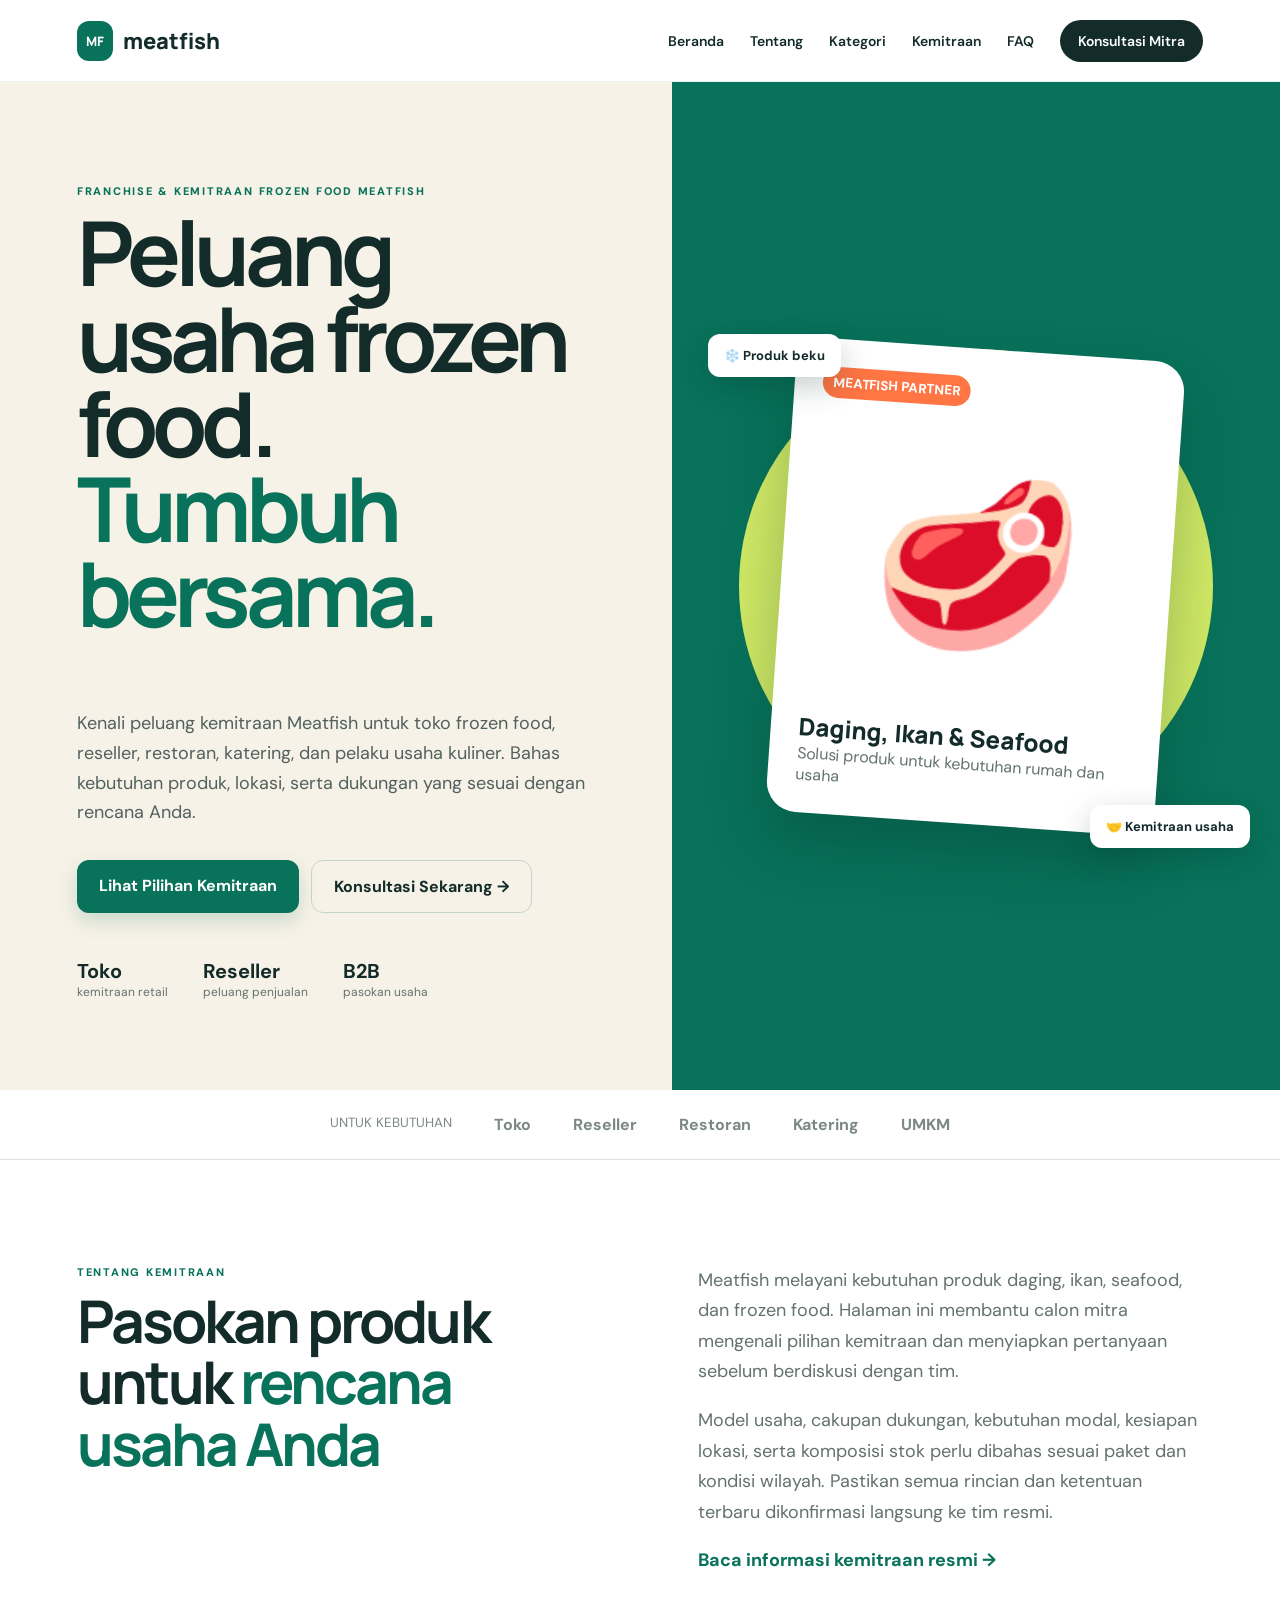
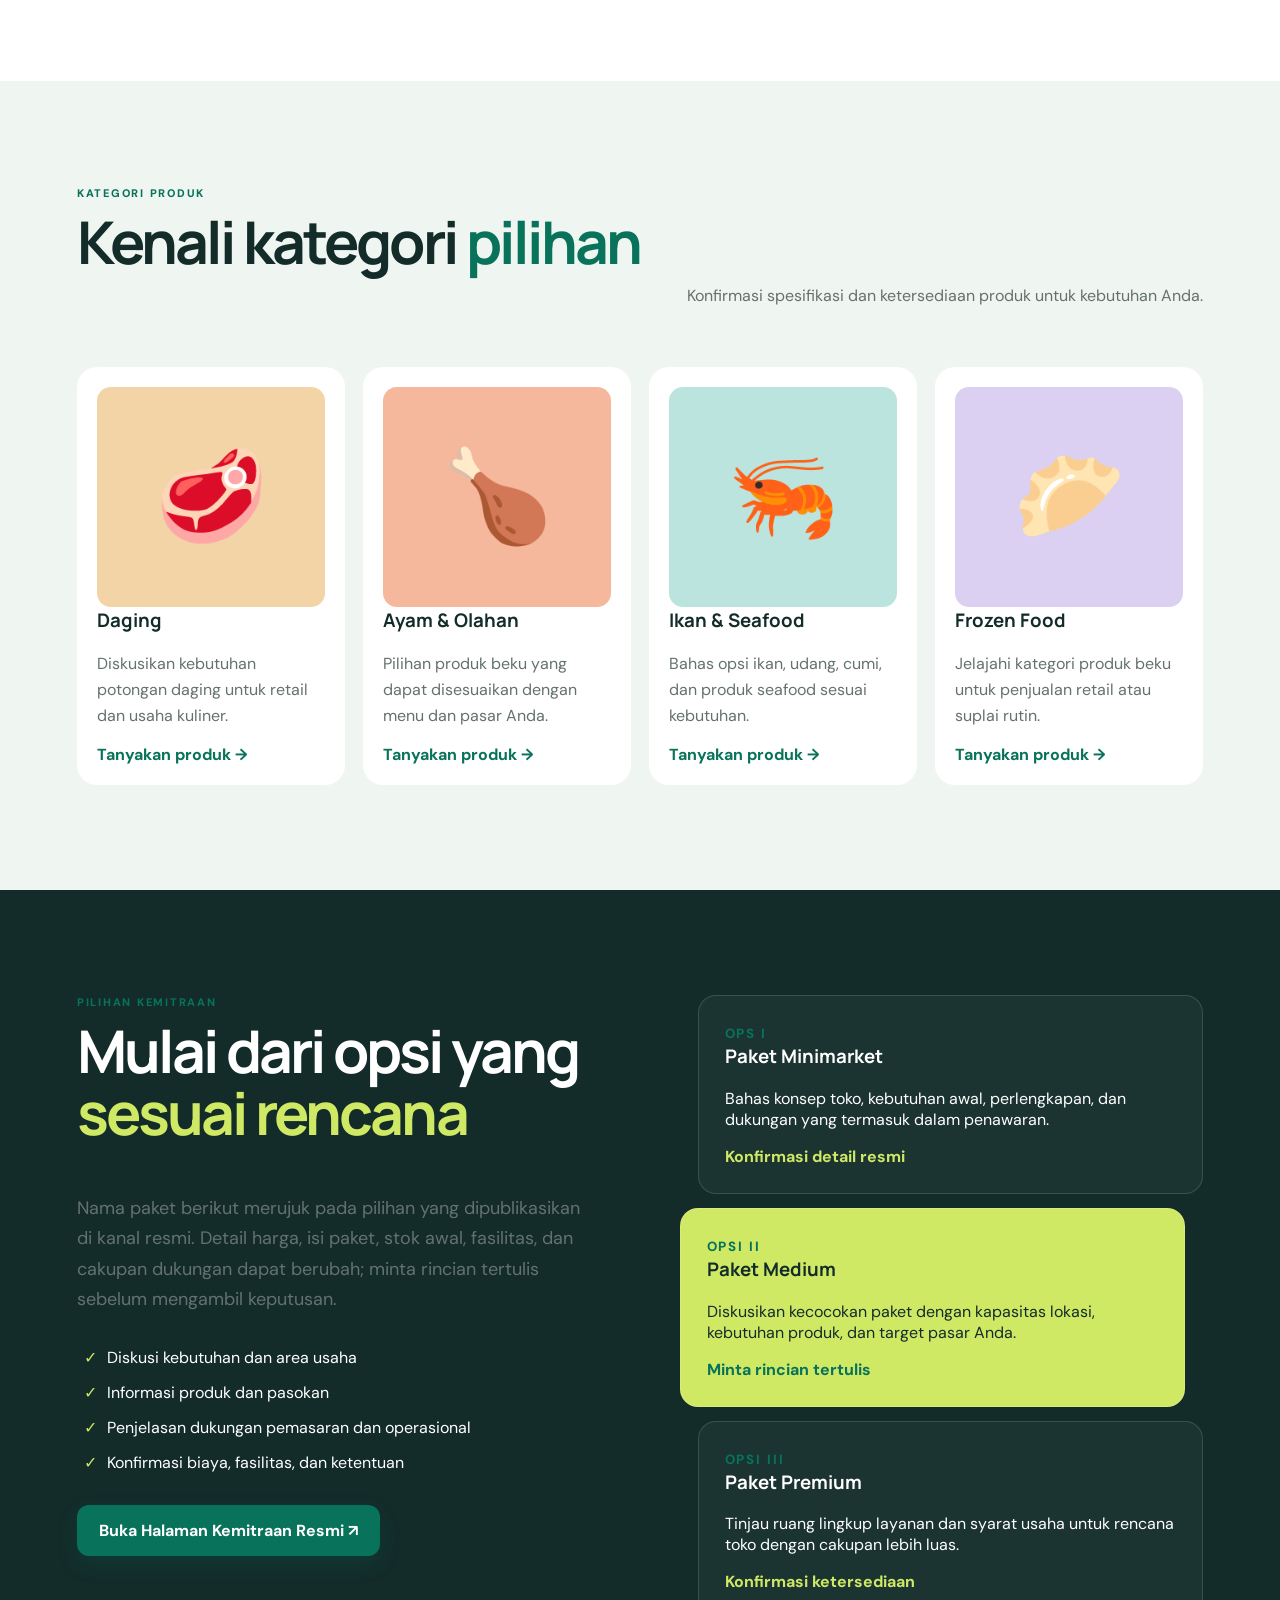
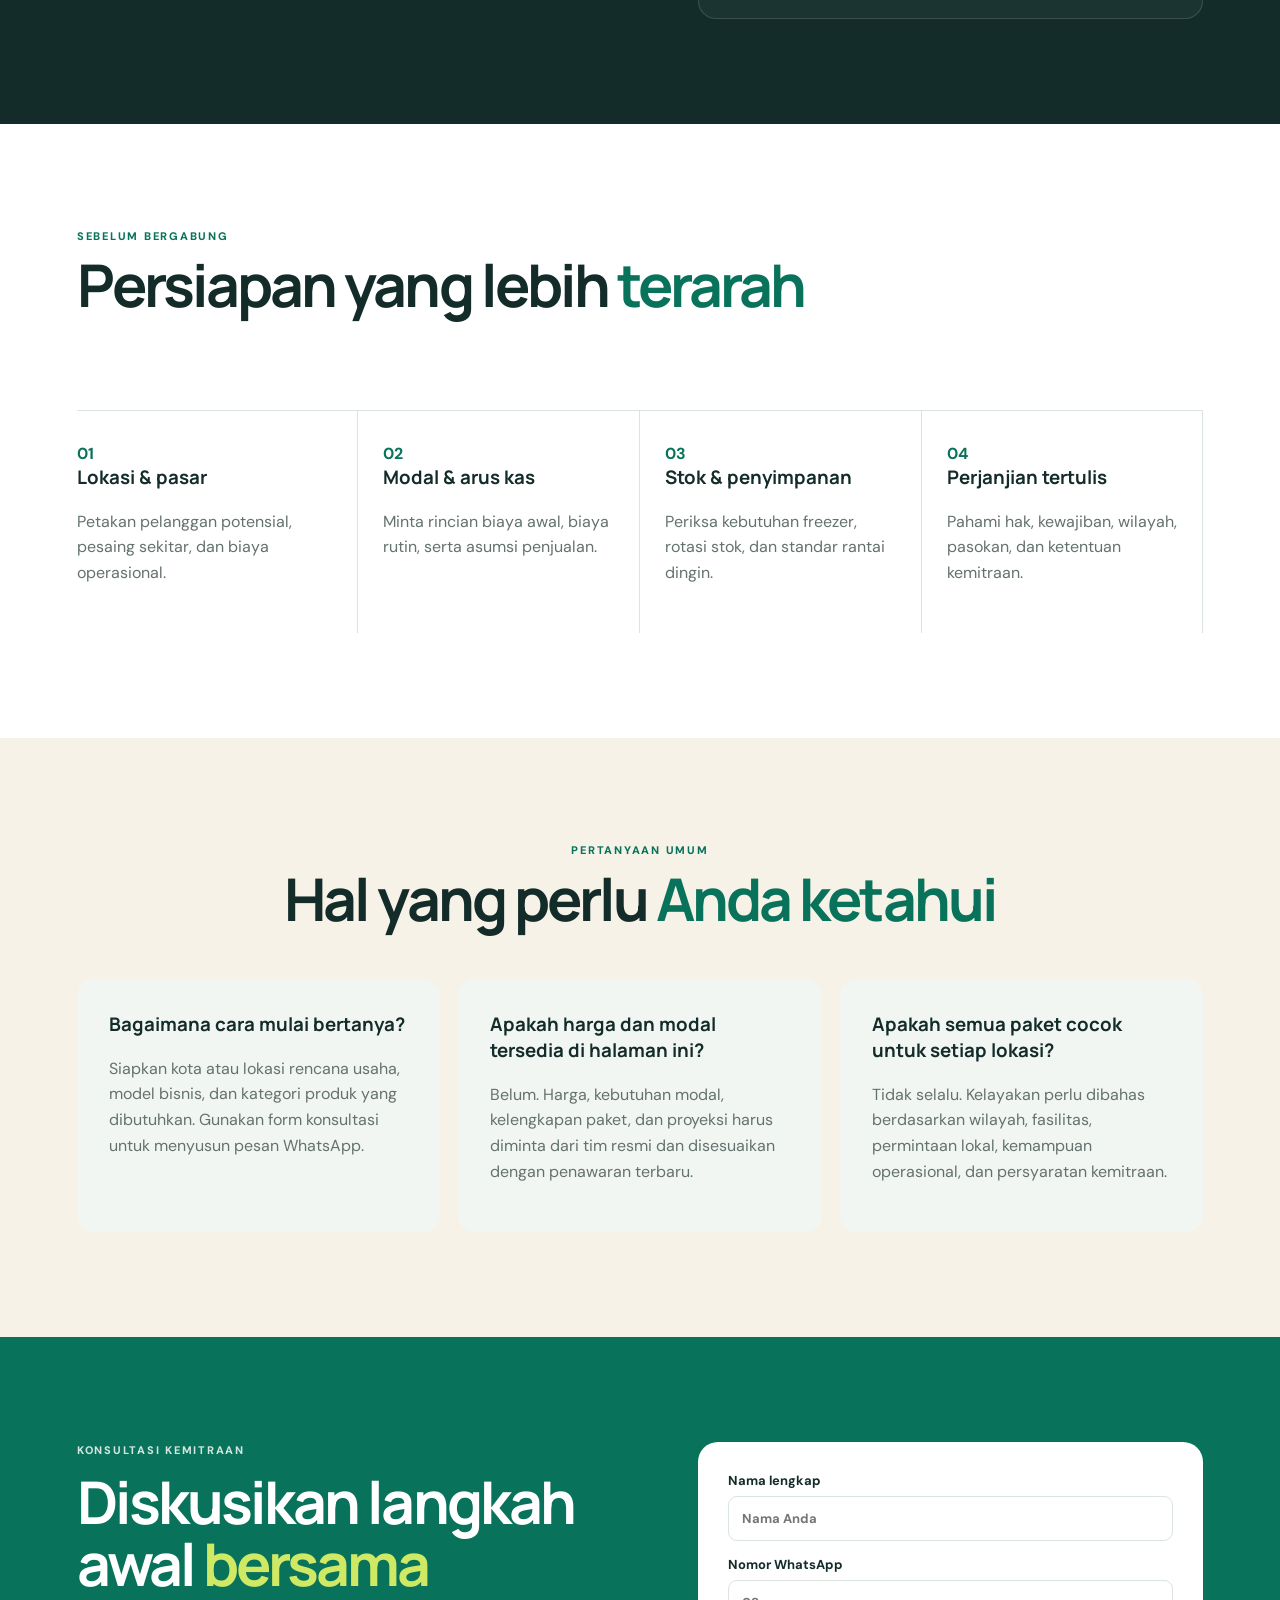
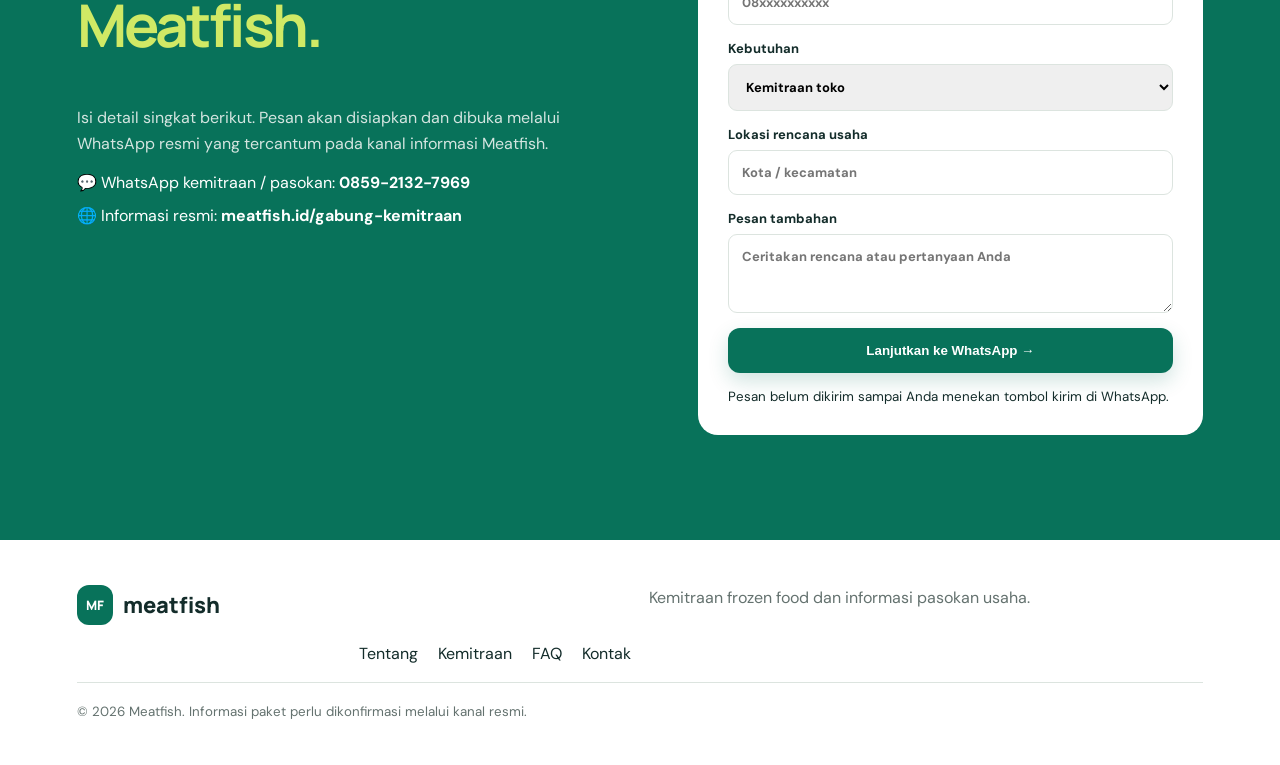
<file: index.html>
<!doctype html>
<html lang="id">
<head>
  <meta charset="utf-8">
  <meta name="viewport" content="width=device-width, initial-scale=1">
  <title>Franchise Frozen Food Meatfish | Program Kemitraan</title>
  <meta name="description" content="Cari informasi franchise dan kemitraan frozen food Meatfish untuk toko, reseller, restoran, dan katering. Kenali pilihan paket dan konsultasikan rencana usaha Anda.">
  <meta name="robots" content="index,follow,max-image-preview:large">
  <meta name="google-site-verification" content="OYcOUJXJgtCDPfcTw569n4v1jUBzHe4h8R50bEybdUQ" />
  <meta name="theme-color" content="#08725a">
  <link rel="canonical" href="https://meatfish.biz.id/">
  <link rel="icon" href="/favicon.svg" type="image/svg+xml">
  <meta property="og:type" content="website">
  <meta property="og:locale" content="id_ID">
  <meta property="og:site_name" content="Meatfish">
  <meta property="og:title" content="Franchise Frozen Food Meatfish | Program Kemitraan">
  <meta property="og:description" content="Informasi kemitraan Meatfish untuk toko, reseller, dan kebutuhan pasokan usaha kuliner.">
  <meta property="og:url" content="https://meatfish.biz.id/">
  <meta name="twitter:card" content="summary">
  <meta name="twitter:title" content="Kemitraan Meatfish">
  <meta name="twitter:description" content="Jelajahi pilihan kemitraan frozen food dan konsultasikan kebutuhan usaha Anda.">
  <link rel="preconnect" href="https://fonts.googleapis.com">
  <link rel="preconnect" href="https://fonts.gstatic.com" crossorigin>
  <link href="https://fonts.googleapis.com/css2?family=DM+Sans:wght@400;600;700&family=Manrope:wght@700;800&display=swap" rel="stylesheet">
  <link rel="stylesheet" href="/assets/style.css">
  <script type="application/ld+json">
  {
    "@context": "https://schema.org",
    "@graph": [
      {
        "@type": "Organization",
        "@id": "https://meatfish.biz.id/#organization",
        "name": "Meatfish",
        "url": "https://meatfish.biz.id/",
        "sameAs": [
          "https://meatfish.co.id/",
          "https://meatfish.id/"
        ],
        "contactPoint": {
          "@type": "ContactPoint",
          "contactType": "kemitraan dan pasokan usaha",
          "telephone": "+6285921327969",
          "areaServed": "ID",
          "availableLanguage": "Indonesian"
        }
      },
      {
        "@type": "WebSite",
        "@id": "https://meatfish.biz.id/#website",
        "url": "https://meatfish.biz.id/",
        "name": "Meatfish — Kemitraan Frozen Food",
        "inLanguage": "id-ID",
        "publisher": { "@id": "https://meatfish.biz.id/#organization" }
      }
    ]
  }
  </script>
</head>
<body>
<header>
  <a class="logo" href="#home" aria-label="Meatfish — Beranda"><i>MF</i> meatfish</a>
  <button type="button" aria-label="Buka menu" aria-expanded="false">☰</button>
  <nav aria-label="Navigasi utama">
    <a href="#home">Beranda</a><a href="#about">Tentang</a><a href="#products">Kategori</a><a href="#partner">Kemitraan</a><a href="#faq">FAQ</a><a class="pill" href="#contact">Konsultasi Mitra</a>
  </nav>
</header>
<main>
  <section class="hero" id="home">
    <div>
      <p class="eyebrow">FRANCHISE & KEMITRAAN FROZEN FOOD MEATFISH</p>
      <h1>Peluang usaha frozen food.<br><em>Tumbuh bersama.</em></h1>
      <p class="lead">Kenali peluang kemitraan Meatfish untuk toko frozen food, reseller, restoran, katering, dan pelaku usaha kuliner. Bahas kebutuhan produk, lokasi, serta dukungan yang sesuai dengan rencana Anda.</p>
      <div class="actions"><a class="cta" href="#partner">Lihat Pilihan Kemitraan</a><a class="outline" href="#contact">Konsultasi Sekarang →</a></div>
      <div class="stats"><span><b>Toko</b>kemitraan retail</span><span><b>Reseller</b>peluang penjualan</span><span><b>B2B</b>pasokan usaha</span></div>
    </div>
    <div class="visual" aria-label="Ilustrasi kategori frozen food">
      <div class="orb"></div>
      <article class="pack"><small>MEATFISH PARTNER</small><strong aria-hidden="true">🥩</strong><b>Daging, Ikan & Seafood</b><span>Solusi produk untuk kebutuhan rumah dan usaha</span></article>
      <aside class="float one">❄️ Produk beku</aside><aside class="float two">🤝 Kemitraan usaha</aside>
    </div>
  </section>
  <div class="trust" aria-label="Segmen usaha"><small>UNTUK KEBUTUHAN</small><b>Toko</b><b>Reseller</b><b>Restoran</b><b>Katering</b><b>UMKM</b></div>
  <section class="split section" id="about">
    <div><p class="eyebrow">TENTANG KEMITRAAN</p><h2>Pasokan produk untuk <em>rencana usaha Anda</em></h2></div>
    <div class="copy"><p>Meatfish melayani kebutuhan produk daging, ikan, seafood, dan frozen food. Halaman ini membantu calon mitra mengenali pilihan kemitraan dan menyiapkan pertanyaan sebelum berdiskusi dengan tim.</p><p>Model usaha, cakupan dukungan, kebutuhan modal, kesiapan lokasi, serta komposisi stok perlu dibahas sesuai paket dan kondisi wilayah. Pastikan semua rincian dan ketentuan terbaru dikonfirmasi langsung ke tim resmi.</p><a class="link" href="https://meatfish.id/gabung-kemitraan/" target="_blank" rel="noopener noreferrer">Baca informasi kemitraan resmi →</a></div>
  </section>
  <section class="section pale" id="products">
    <div class="heading"><div><p class="eyebrow">KATEGORI PRODUK</p><h2>Kenali kategori <em>pilihan</em></h2></div><p>Konfirmasi spesifikasi dan ketersediaan produk untuk kebutuhan Anda.</p></div>
    <div class="products">
      <article><div class="art a" aria-hidden="true">🥩</div><h3>Daging</h3><p>Diskusikan kebutuhan potongan daging untuk retail dan usaha kuliner.</p><a href="#contact">Tanyakan produk →</a></article>
      <article><div class="art b" aria-hidden="true">🍗</div><h3>Ayam & Olahan</h3><p>Pilihan produk beku yang dapat disesuaikan dengan menu dan pasar Anda.</p><a href="#contact">Tanyakan produk →</a></article>
      <article><div class="art c" aria-hidden="true">🦐</div><h3>Ikan & Seafood</h3><p>Bahas opsi ikan, udang, cumi, dan produk seafood sesuai kebutuhan.</p><a href="#contact">Tanyakan produk →</a></article>
      <article><div class="art d" aria-hidden="true">🥟</div><h3>Frozen Food</h3><p>Jelajahi kategori produk beku untuk penjualan retail atau suplai rutin.</p><a href="#contact">Tanyakan produk →</a></article>
    </div>
  </section>
  <section class="section dark split" id="partner">
    <div><p class="eyebrow">PILIHAN KEMITRAAN</p><h2>Mulai dari opsi yang <em>sesuai rencana</em></h2><p class="muted">Nama paket berikut merujuk pada pilihan yang dipublikasikan di kanal resmi. Detail harga, isi paket, stok awal, fasilitas, dan cakupan dukungan dapat berubah; minta rincian tertulis sebelum mengambil keputusan.</p><ul><li>Diskusi kebutuhan dan area usaha</li><li>Informasi produk dan pasokan</li><li>Penjelasan dukungan pemasaran dan operasional</li><li>Konfirmasi biaya, fasilitas, dan ketentuan</li></ul><a class="cta" href="https://meatfish.id/gabung-kemitraan/" target="_blank" rel="noopener noreferrer">Buka Halaman Kemitraan Resmi ↗</a></div>
    <div class="plans">
      <article><small>OPS I</small><h3>Paket Minimarket</h3><p>Bahas konsep toko, kebutuhan awal, perlengkapan, dan dukungan yang termasuk dalam penawaran.</p><b>Konfirmasi detail resmi</b></article>
      <article class="featured"><small>OPSI II</small><h3>Paket Medium</h3><p>Diskusikan kecocokan paket dengan kapasitas lokasi, kebutuhan produk, dan target pasar Anda.</p><b>Minta rincian tertulis</b></article>
      <article><small>OPSI III</small><h3>Paket Premium</h3><p>Tinjau ruang lingkup layanan dan syarat usaha untuk rencana toko dengan cakupan lebih luas.</p><b>Konfirmasi ketersediaan</b></article>
    </div>
  </section>
  <section class="section">
    <div class="heading"><div><p class="eyebrow">SEBELUM BERGABUNG</p><h2>Persiapan yang lebih <em>terarah</em></h2></div></div>
    <div class="benefits">
      <article><b>01</b><h3>Lokasi & pasar</h3><p>Petakan pelanggan potensial, pesaing sekitar, dan biaya operasional.</p></article>
      <article><b>02</b><h3>Modal & arus kas</h3><p>Minta rincian biaya awal, biaya rutin, serta asumsi penjualan.</p></article>
      <article><b>03</b><h3>Stok & penyimpanan</h3><p>Periksa kebutuhan freezer, rotasi stok, dan standar rantai dingin.</p></article>
      <article><b>04</b><h3>Perjanjian tertulis</h3><p>Pahami hak, kewajiban, wilayah, pasokan, dan ketentuan kemitraan.</p></article>
    </div>
  </section>
  <section class="section cream" id="faq">
    <div class="center"><p class="eyebrow">PERTANYAAN UMUM</p><h2>Hal yang perlu <em>Anda ketahui</em></h2></div>
    <div class="articles">
      <article><h3>Bagaimana cara mulai bertanya?</h3><p>Siapkan kota atau lokasi rencana usaha, model bisnis, dan kategori produk yang dibutuhkan. Gunakan form konsultasi untuk menyusun pesan WhatsApp.</p></article>
      <article><h3>Apakah harga dan modal tersedia di halaman ini?</h3><p>Belum. Harga, kebutuhan modal, kelengkapan paket, dan proyeksi harus diminta dari tim resmi dan disesuaikan dengan penawaran terbaru.</p></article>
      <article><h3>Apakah semua paket cocok untuk setiap lokasi?</h3><p>Tidak selalu. Kelayakan perlu dibahas berdasarkan wilayah, fasilitas, permintaan lokal, kemampuan operasional, dan persyaratan kemitraan.</p></article>
    </div>
  </section>
  <section class="section contact split" id="contact">
    <div><p class="eyebrow">KONSULTASI KEMITRAAN</p><h2>Diskusikan langkah awal <em>bersama Meatfish.</em></h2><p>Isi detail singkat berikut. Pesan akan disiapkan dan dibuka melalui WhatsApp resmi yang tercantum pada kanal informasi Meatfish.</p><div class="points"><span>💬 WhatsApp kemitraan / pasokan: <b>0859-2132-7969</b></span><span>🌐 Informasi resmi: <b>meatfish.id/gabung-kemitraan</b></span></div></div>
    <form id="partnerForm">
      <label>Nama lengkap<input name="name" autocomplete="name" required placeholder="Nama Anda"></label>
      <label>Nomor WhatsApp<input name="phone" autocomplete="tel" required inputmode="tel" placeholder="08xxxxxxxxxx"></label>
      <label>Kebutuhan<select name="need" required><option value="Kemitraan toko">Kemitraan toko</option><option value="Reseller">Reseller</option><option value="Pasokan restoran atau katering">Pasokan restoran atau katering</option><option value="Informasi produk">Informasi produk</option></select></label>
      <label>Lokasi rencana usaha<input name="location" autocomplete="address-level2" required placeholder="Kota / kecamatan"></label>
      <label>Pesan tambahan<textarea name="message" rows="3" placeholder="Ceritakan rencana atau pertanyaan Anda"></textarea></label>
      <button class="cta" type="submit">Lanjutkan ke WhatsApp →</button>
      <small id="formStatus" aria-live="polite">Pesan belum dikirim sampai Anda menekan tombol kirim di WhatsApp.</small>
    </form>
  </section>
</main>
<footer><a class="logo" href="#home"><i>MF</i> meatfish</a><p>Kemitraan frozen food dan informasi pasokan usaha.</p><div><a href="#about">Tentang</a><a href="#partner">Kemitraan</a><a href="#faq">FAQ</a><a href="#contact">Kontak</a></div><small>© <span id="year"></span> Meatfish. Informasi paket perlu dikonfirmasi melalui kanal resmi.</small></footer>
<script src="/assets/main.js" defer></script>
</body>
</html>
</file>
<file: assets/style.css>
:root{--ink:#132c2a;--green:#08725a;--lime:#d0e965;--cream:#f7f2e7;--muted:#64726f;--line:#dce4df}*{box-sizing:border-box}html{scroll-behavior:smooth}body{margin:0;color:var(--ink);font-family:'DM Sans',sans-serif}h1,h2,h3,.logo{font-family:Manrope,sans-serif}h1,h2,h3,p{margin-top:0}a{text-decoration:none;color:inherit}em{font-style:normal;color:var(--green)}header{height:82px;padding:0 6vw;display:flex;align-items:center;justify-content:space-between;position:sticky;top:0;z-index:5;background:#fffffff2;backdrop-filter:blur(12px);border-bottom:1px solid #edf0ed}.logo{font-size:22px;font-weight:800;display:flex;align-items:center;gap:10px}.logo i{font-style:normal;font-size:13px;color:#fff;background:var(--green);padding:11px 9px;border-radius:12px}nav{display:flex;gap:26px;align-items:center;font-size:14px;font-weight:600}.pill{background:var(--ink);color:#fff;padding:12px 18px;border-radius:30px}header button{display:none;border:0;background:none;font-size:24px}.hero{min-height:calc(100vh - 82px);display:grid;grid-template-columns:1.05fr .95fr;background:var(--cream)}.hero>div:first-child{padding:8vw 4vw 7vw 6vw;align-self:center}.eyebrow{font-size:11px;font-weight:800;letter-spacing:.16em;color:var(--green)}h1{font-size:clamp(52px,7vw,98px);line-height:.95;letter-spacing:-.065em}.lead{max-width:590px;color:#52615e;font-size:18px;line-height:1.65}.actions{display:flex;gap:12px;margin:32px 0 45px}.cta,.outline{display:inline-block;padding:15px 22px;border-radius:12px;font-weight:700;border:0;cursor:pointer}.cta{background:var(--green);color:#fff;box-shadow:0 8px 20px #08725a30}.outline{border:1px solid #c8d2cc}.stats{display:flex;gap:35px}.stats span{display:flex;flex-direction:column;color:var(--muted);font-size:12px}.stats b{font-size:20px;color:var(--ink)}.visual{position:relative;background:var(--green);display:grid;place-items:center;overflow:hidden}.orb{position:absolute;width:78%;aspect-ratio:1;border-radius:50%;background:var(--lime)}.pack{position:relative;width:min(64%,430px);aspect-ratio:.82;background:#fff;border-radius:30px;padding:28px;display:flex;flex-direction:column;transform:rotate(4deg);box-shadow:0 30px 60px #002b2344}.pack small{align-self:flex-start;background:#ff7544;color:#fff;padding:7px 10px;border-radius:20px;font-weight:800}.pack strong{flex:1;display:grid;place-items:center;font-size:clamp(95px,13vw,175px)}.pack b{font:800 24px Manrope}.pack span{color:var(--muted)}.float{position:absolute;background:#fff;padding:13px 16px;border-radius:12px;box-shadow:0 10px 30px #002b2338;font-weight:700;font-size:13px}.one{top:25%;left:6%}.two{right:5%;bottom:24%}.trust{display:flex;gap:42px;justify-content:center;padding:24px;border-bottom:1px solid var(--line);color:#7b8985}.section{padding:105px 6vw}.split{display:grid;grid-template-columns:1fr 1fr;gap:9vw}.section h2{font-size:clamp(39px,4.6vw,65px);line-height:1.05;letter-spacing:-.05em}.copy,.muted{color:var(--muted);font-size:18px;line-height:1.7}.link,.products a{color:var(--green);font-weight:700}.pale{background:#eff5f1}.heading{display:flex;justify-content:space-between;align-items:end;margin-bottom:45px}.heading>p{color:var(--muted)}.products{display:grid;grid-template-columns:repeat(4,1fr);gap:18px}.products article{background:#fff;padding:20px;border-radius:20px}.art{height:220px;border-radius:14px;display:grid;place-items:center;font-size:90px}.art.a{background:#f3d4a7}.art.b{background:#f6b89d}.art.c{background:#bce4de}.art.d{background:#dcd0f2}.products article p,.benefits p,.articles p{color:var(--muted);line-height:1.6}.dark{background:var(--ink);color:#fff}.dark em{color:var(--lime)}.dark ul{padding:0;list-style:none;margin:25px 0}.dark li{padding:7px}.dark li:before{content:'✓';color:var(--lime);margin-right:10px}.plans{display:grid;gap:14px}.plans article{border:1px solid #ffffff24;border-radius:18px;padding:26px;background:#ffffff09}.plans .featured{background:var(--lime);color:var(--ink);transform:translateX(-18px)}.plans small,.articles small{letter-spacing:.14em;font-weight:800;color:var(--green)}.plans b{color:var(--lime)}.plans .featured b{color:var(--green)}.benefits{display:grid;grid-template-columns:repeat(4,1fr);border-top:1px solid var(--line)}.benefits article{padding:32px 25px;border-right:1px solid var(--line)}.benefits article:first-child{padding-left:0}.benefits>b,.benefits article>b{color:var(--green)}.cream{background:var(--cream)}.center{text-align:center}.quotes,.articles{display:grid;grid-template-columns:repeat(3,1fr);gap:18px;margin-top:42px;text-align:left}.quotes blockquote{margin:0;padding:28px;background:#fff;border-radius:16px;font-size:18px;line-height:1.6}.quotes footer{color:var(--green);font-size:13px;font-weight:700;margin-top:20px}.note{color:#85918e}.articles article{background:#f2f6f3;padding:32px;border-radius:17px}.contact{background:var(--green);color:#fff}.contact em{color:var(--lime)}.contact>div>p{color:#d4e5e0;line-height:1.6}.points{display:grid;gap:12px}.contact form{display:grid;gap:15px;padding:30px;background:#fff;color:var(--ink);border-radius:20px}.contact label{font-size:13px;font-weight:700}.contact input,.contact select,.contact textarea{display:block;width:100%;margin-top:7px;padding:13px;border:1px solid var(--line);border-radius:9px;font:inherit}footer{padding:45px 6vw;display:grid;grid-template-columns:1fr 1fr;gap:18px;align-items:center}footer p{color:var(--muted)}footer>div{display:flex;justify-content:flex-end;gap:20px}footer>small{grid-column:1/-1;border-top:1px solid var(--line);padding-top:20px;color:var(--muted)}@media(max-width:900px){header button{display:block}nav{display:none;position:absolute;top:82px;left:0;right:0;background:#fff;padding:24px;flex-direction:column;align-items:flex-start}nav.open{display:flex}.hero,.split{grid-template-columns:1fr}.hero>div:first-child{padding:70px 25px}.visual{min-height:600px}.trust{overflow:auto;justify-content:flex-start}.products,.benefits{grid-template-columns:repeat(2,1fr)}.plans .featured{transform:none}.quotes,.articles{grid-template-columns:1fr}}@media(max-width:560px){.section{padding:75px 24px}.visual{min-height:500px}.products,.benefits{grid-template-columns:1fr}.stats{gap:17px}.heading{display:block}.benefits article{border-right:0;border-bottom:1px solid var(--line);padding-left:0}footer{grid-template-columns:1fr}footer>div{justify-content:flex-start;flex-wrap:wrap}}
</file>
